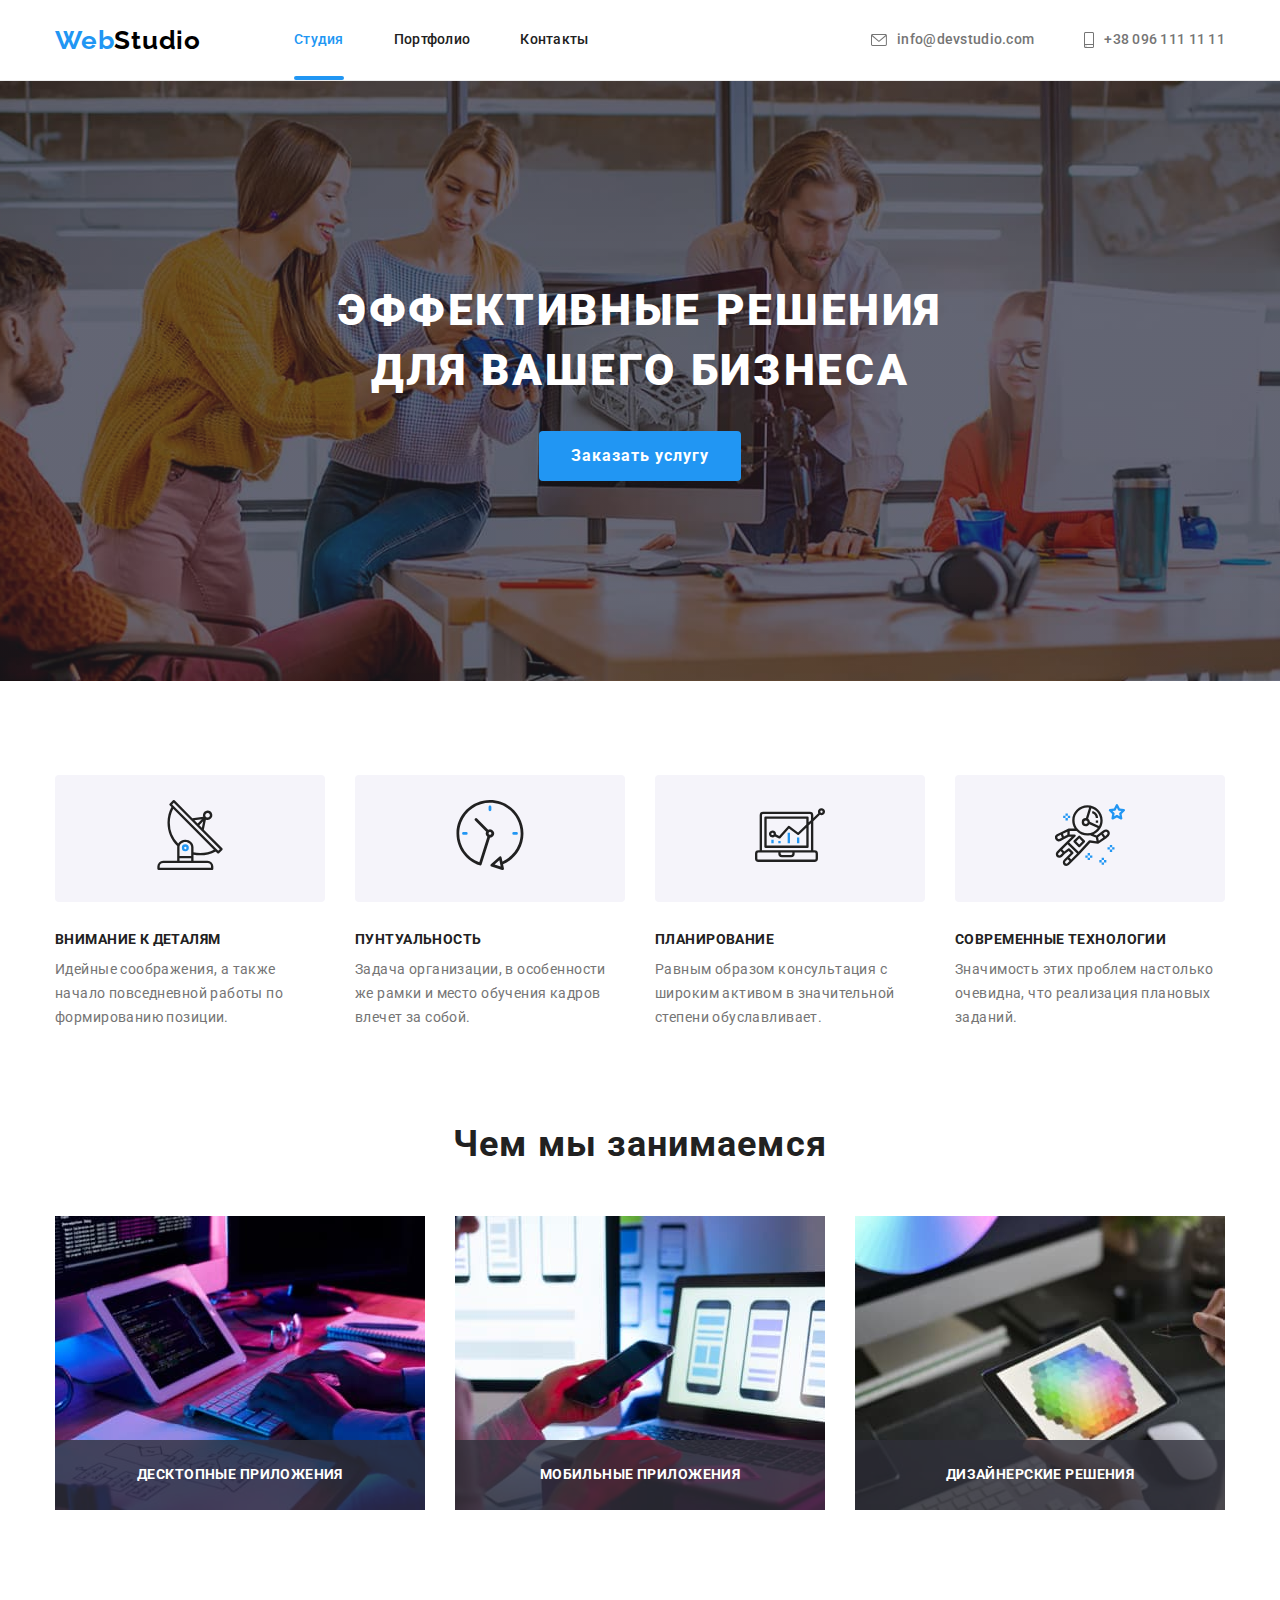
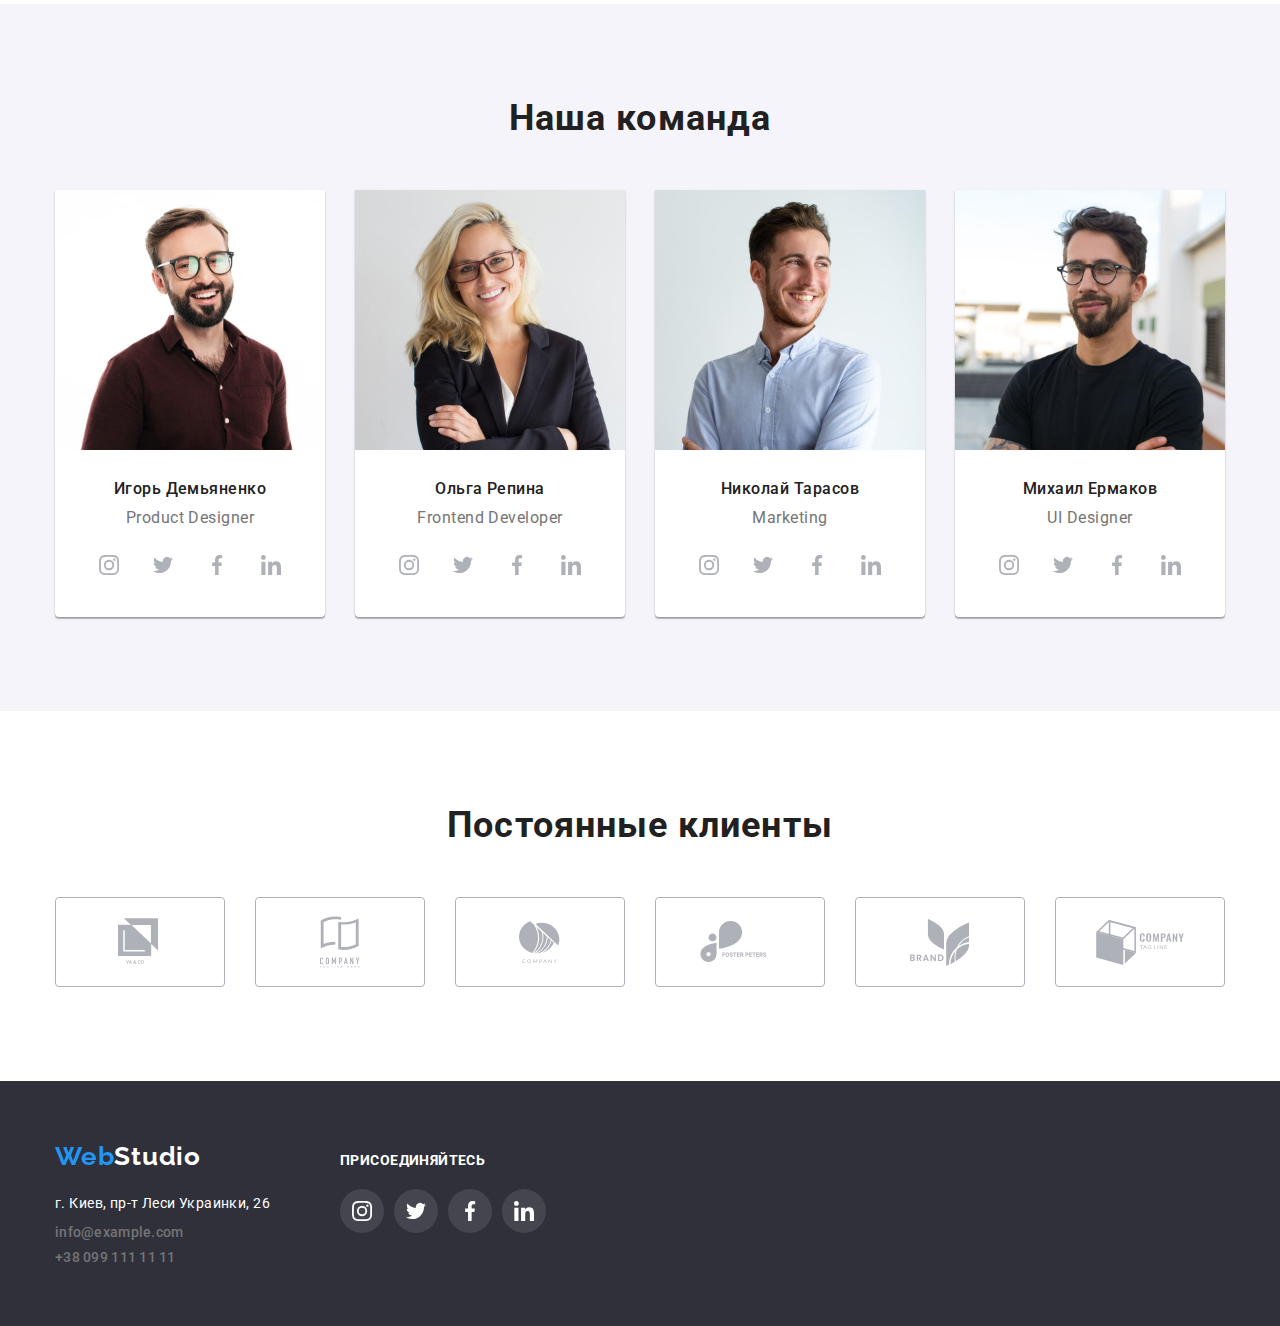
<file: index.html>
<!DOCTYPE html>
<html lang="ru">
<head>
    <meta charset="UTF-8">
    <meta name="viewport" content="width=device-width, initial-scale=1.0">
    <title>WebStudio</title>
    <link rel="preconnect" href="https://fonts.gstatic.com">
    <link rel="stylesheet" href="https://cdnjs.cloudflare.com/ajax/libs/modern-normalize/1.0.0/modern-normalize.min.css">
    <link rel="stylesheet" href="./css/normalize.css">
    <link href="https://fonts.googleapis.com/css2?family=Raleway:wght@700&family=Roboto:wght@400;500;700;900&display=swap" rel="stylesheet">
    <link rel="stylesheet" href="./css/style.css">
</head>
<body>
    <header>
        <div class="attic container">
            <nav class="main-nav">
                <div class="logo">
                    <a href="./index.html" class="logo">
                        <span class="logo-left">Web</span><span class="logo-right-up">Studio</span>
                    </a>
                </div>
                <ul class="site-nav list">
                    <li class="item">
                        <a href="./index.html" class="link current">Студия</a>
                    </li>
                    <li class="item">
                        <a href="./portfolio.html" class="link transition">Портфолио</a>
                    </li>
                    <li class="item">
                        <a href="#" class="link transition">Контакты</a>
                    </li>
                </ul>
            </nav>
            <address class="contacts">
                <a href="mailto:info@devstudio.com" class="link transition">
                    <svg class="icon" width="16" height="12">
                        <use href="./images/sprite.svg#envelope"></use>
                    </svg>
                    info@devstudio.com
                </a>
                <a href="tel:+380961111111" class="link transition">
                    <svg class="icon" width="10" height="16">
                        <use href="./images/sprite.svg#smartphone"></use>
                    </svg>
                    +38 096 111 11 11</a>
            </address>
        </div>
    </header>
    <main>
        <section class="hero">
            <div class="hero-content ">
                <h1 class="hero-title">Эффективные решения<br> для вашего бизнеса</h1>
                <button class="button" href="#" data-modal-open>Заказать услугу</button>
            </div>
        </section>
        <div class="backdrop is-hidden transition" data-modal>
            <div class="modal transition">
                <button class="button-close" data-modal-close>
                    <svg class="icon" width="11px" height="11px">
                        <use href="./images/sprite.svg#close-kross"></use>
                    </svg>
                </button>
            </div>
        </div>
        <section class="preferences">
            <h2 class="visually-hidden">Преимущества</h2>
            <div class="container">
                <ul class="preferences-list list">
                    <li class="preference">
                        <div class="preferences-icon">
                            <svg class="icon" width="70" height="70">
                                <use href="./images/sprite.svg#antenna"></use>
                            </svg>
                        </div>
                        <h3 class="preferences-title">внимание к деталям</h3>
                        <p>Идейные соображения, а также начало повседневной работы по формированию позиции.</p>
                    </li>
                    <li class="preference">
                        <div class="preferences-icon">
                            <svg class="icon" width="70" height="70">
                                <use href="./images/sprite.svg#clock"></use>
                            </svg>
                        </div>
                        <h3 class="preferences-title">пунтуальность</h3>
                        <p>Задача организации, в особенности же рамки и место обучения кадров влечет за собой.</p>
                    </li>
                    <li class="preference">
                        <div class="preferences-icon">
                            <svg class="icon" width="70" height="70">
                                <use href="./images/sprite.svg#diagram"></use>
                            </svg>
                        </div>
                        <h3 class="preferences-title">планирование</h3>
                        <p>Равным образом консультация с широким активом в значительной степени обуславливает.</p>
                    </li>
                    <li class="preference">
                        <div class="preferences-icon">
                            <svg class="icon" width="70" height="70">
                                <use href="./images/sprite.svg#astronaut"></use>
                            </svg>
                        </div>
                        <h3 class="preferences-title">современные технологии</h3>
                        <p>Значимость этих проблем настолько очевидна, что реализация плановых заданий.</p>
                    </li>
                </ul>
            </div>
        </section>
        <section class="presentation">
            <div class="container">
                <h2 class="title-h2">Чем мы занимаемся</h2>
                <ul class="examples list">
                    <li class="examples-item">
                        <img class="card-img" src="./images/Программируем.jpg" width="370" alt="Адаптируем">
                        <p class="examples-text">десктопные приложения</p>
                    </li>
                    <li class="examples-item">
                        <img class="card-img" src="./images/Адапптируем.jpg" width="370" alt="Дизайн">
                        <p class="examples-text">мобильные приложения</p>
                    </li>
                    <li class="examples-item">
                        <img class="card-img" src="./images/Дизайн.jpg" width="370" alt="Программируем">
                        <p class="examples-text">дизайнерские решения</p>
                    </li>
                </ul>
            </div>
        </section>
        <section class="team">
            <h2 class="title-h2">Наша команда</h2>
            <div class="container">
                <ul class="team-list list">
                    <li class="member">
                        <img class="card-img" src="./images/Игорь.jpg" width="270" alt="Игорь Демьяненко">
                        <div class="member-info">
                            <h3>Игорь Демьяненко</h3>
                            <p class="profession">Product Designer</p>
                        </div>
                        <ul class="socials list">
                            <li class="socials-item">
                                <a class="socials-link transition" href="#">
                                    <svg class="icon transition" width="20" height="20">
                                        <use href="./images/sprite.svg#instagram"></use>
                                    </svg>
                                </a>
                            </li>
                            <li class="socials-item">
                                <a class="socials-link transition" href="#">
                                    <svg class="icon transition" width="20" height="20">
                                        <use href="./images/sprite.svg#twitter"></use>
                                    </svg>
                                </a>
                            </li>
                            <li class="socials-item">
                                <a class="socials-link transition" href="#">
                                    <svg class="icon transition" width="20" height="20">
                                        <use href="./images/sprite.svg#facebook"></use>
                                    </svg>
                                </a>
                            </li>
                            <li class="socials-item">
                                <a class="socials-link transition" href="#">
                                    <svg class="icon transition" width="20" height="20">
                                        <use href="./images/sprite.svg#linkedin"></use>
                                    </svg>
                                </a>
                            </li>
                        </ul>
                    </li>
                    <li class="member">
                        <img class="card-img" src="./images/Ольга.jpg" width="270" alt="Ольга Репина">
                        <div class="member-info">
                            <h3>Ольга Репина</h3>
                            <p class="profession">Frontend Developer</p>
                        </div>
                        <ul class="socials list">
                            <li class="socials-item">
                                <a class="socials-link transition" href="#">
                                    <svg class="icon transition" width="20" height="20">
                                        <use href="./images/sprite.svg#instagram"></use>
                                    </svg>
                                </a>
                            </li>
                            <li class="socials-item">
                                <a class="socials-link transition" href="#">
                                    <svg class="icon transition" width="20" height="20">
                                        <use href="./images/sprite.svg#twitter"></use>
                                    </svg>
                                </a>
                            </li>
                            <li class="socials-item">
                                <a class="socials-link transition" href="#">
                                    <svg class="icon transition" width="20" height="20">
                                        <use href="./images/sprite.svg#facebook"></use>
                                    </svg>
                                </a>
                            </li>
                            <li class="socials-item">
                                <a class="socials-link transition" href="#">
                                    <svg class="icon transition" width="20" height="20">
                                        <use href="./images/sprite.svg#linkedin"></use>
                                    </svg>
                                </a>
                            </li>
                        </ul>
                    </li>
                    <li class="member">
                        <img class="card-img" src="./images/Николай.jpg" width="270" alt="Николай Тарасов">
                        <div class="member-info">
                            <h3>Николай Тарасов</h3>
                            <p class="profession">Marketing</p>
                        </div>
                        <ul class="socials list">
                            <li class="socials-item">
                                <a class="socials-link transition" href="#">
                                    <svg class="icon transition" width="20" height="20">
                                        <use href="./images/sprite.svg#instagram"></use>
                                    </svg>
                                </a>
                            </li>
                            <li class="socials-item">
                                <a class="socials-link transition" href="#">
                                    <svg class="icon transition" width="20" height="20">
                                        <use href="./images/sprite.svg#twitter"></use>
                                    </svg>
                                </a>
                            </li>
                            <li class="socials-item">
                                <a class="socials-link transition" href="#">
                                    <svg class="icon transition" width="20" height="20">
                                        <use href="./images/sprite.svg#facebook"></use>
                                    </svg>
                                </a>
                            </li>
                            <li class="socials-item">
                                <a class="socials-link transition" href="#">
                                    <svg class="icon transition" width="20" height="20">
                                        <use href="./images/sprite.svg#linkedin"></use>
                                    </svg>
                                </a>
                            </li>
                        </ul>
                    </li>
                    <li class="member">
                        <img class="card-img" src="./images/Михаил.jpg" width="270" alt="Михаил Ермаков">
                        <div class="member-info">
                            <h3>Михаил Ермаков</h3>
                            <p class="profession">UI Designer</p>
                        </div>
                        <ul class="socials list">
                            <li class="socials-item">
                                <a class="socials-link transition" href="#">
                                    <svg class="icon transition" width="20" height="20">
                                        <use href="./images/sprite.svg#instagram"></use>
                                    </svg>
                                </a>
                            </li>
                            <li class="socials-item">
                                <a class="socials-link transition" href="#">
                                    <svg class="icon transition" width="20" height="20">
                                        <use href="./images/sprite.svg#twitter"></use>
                                    </svg>
                                </a>
                            </li>
                            <li class="socials-item">
                                <a class="socials-link transition" href="#">
                                    <svg class="icon transition" width="20" height="20">
                                        <use href="./images/sprite.svg#facebook"></use>
                                    </svg>
                                </a>
                            </li>
                            <li class="socials-item">
                                <a class="socials-link transition" href="#">
                                    <svg class="icon transition" width="20" height="20">
                                        <use href="./images/sprite.svg#linkedin"></use>
                                    </svg>
                                </a>
                            </li>
                        </ul>
                    </li>
                </ul>
            </div>
        </section>
        <section class="regular-clients">
            <div class="container">
                <h2 class="title-h2">Постоянные клиенты</h2>
                <ul class="clients list">
                    <li class="client">
                        <a href="#" class="client-link transition">
                            <svg class="icon transition" width="44.27" height="49.23">
                                <use href="./images/sprite.svg#logo-1"></use>
                            </svg>
                        </a>
                    </li>
                    <li class="client">
                        <a href="#" class="client-link transition">
                            <svg class="icon transition" width="40" height="52">
                                <use href="./images/sprite.svg#logo-2"></use>
                            </svg>
                        </a>
                    </li>
                    <li class="client">
                        <a href="#" class="client-link transition">
                            <svg class="icon transition" width="41" height="42.6">
                                <use href="./images/sprite.svg#logo-3"></use>
                            </svg>
                        </a>
                    </li>
                    <li class="client">
                        <a href="#" class="client-link transition">
                            <svg class="icon transition" width="79.66" height="42.02">
                                <use href="./images/sprite.svg#logo-4"></use>
                            </svg>
                        </a>
                    </li>
                    <li class="client">
                        <a href="#" class="client-link transition">
                            <svg class="icon transition" width="59" height="47">
                                <use href="./images/sprite.svg#logo-5"></use>
                            </svg>
                        </a>
                    </li>
                    <li class="client">
                        <a href="#" class="client-link transition">
                            <svg class="icon transition" width="88.48" height="45.44">
                                <use href="./images/sprite.svg#logo-6"></use>
                            </svg>
                        </a>
                    </li>
                </ul>
            </div>
        </section>
    </main>
    <footer class="basement">
        <div class="bottom container">
            <div class="company-info">
                <a href="./index.html" class="logo">
                    <span class="logo-left">Web</span><span class="logo-right-down">Studio</span>
                </a>
                <address class="contacts-bottom">
                    <a href="#" class="address transition">г. Киев, пр-т Леси Украинки, 26</a>
                    <a href="mailto:info@example.com" class="link transition">info@example.com</a>
                    <a href="tel:+380991111111" class="link transition">+38 099 111 11 11</a>
                </address>
            </div>
            <div class="join">
                <h3 class="join-title">присоединяйтесь</h3>
                <ul class="socials list">
                    <li class="socials-item">
                        <a class="socials-link transition" href="#">
                            <svg class="icon transition" width="20" height="20">
                                <use href="./images/sprite.svg#instagram"></use>
                            </svg>
                        </a>
                    </li>
                    <li class="socials-item">
                        <a class="socials-link transition" href="#">
                            <svg class="icon transition" width="20" height="20">
                                <use href="./images/sprite.svg#twitter"></use>
                            </svg>
                        </a>
                    </li>
                    <li class="socials-item">
                        <a class="socials-link transition" href="#">
                            <svg class="icon transition" width="20" height="20">
                                <use href="./images/sprite.svg#facebook"></use>
                            </svg>
                        </a>
                    </li>
                    <li class="socials-item">
                        <a class="socials-link transition" href="#">
                            <svg class="icon transition" width="20" height="20">
                                <use href="./images/sprite.svg#linkedin"></use>
                            </svg>
                        </a>
                    </li>
                </ul>
            </div>
        </div>
    </footer>
<script src="./js/modal.js"></script>
</body>
</html>
</file>
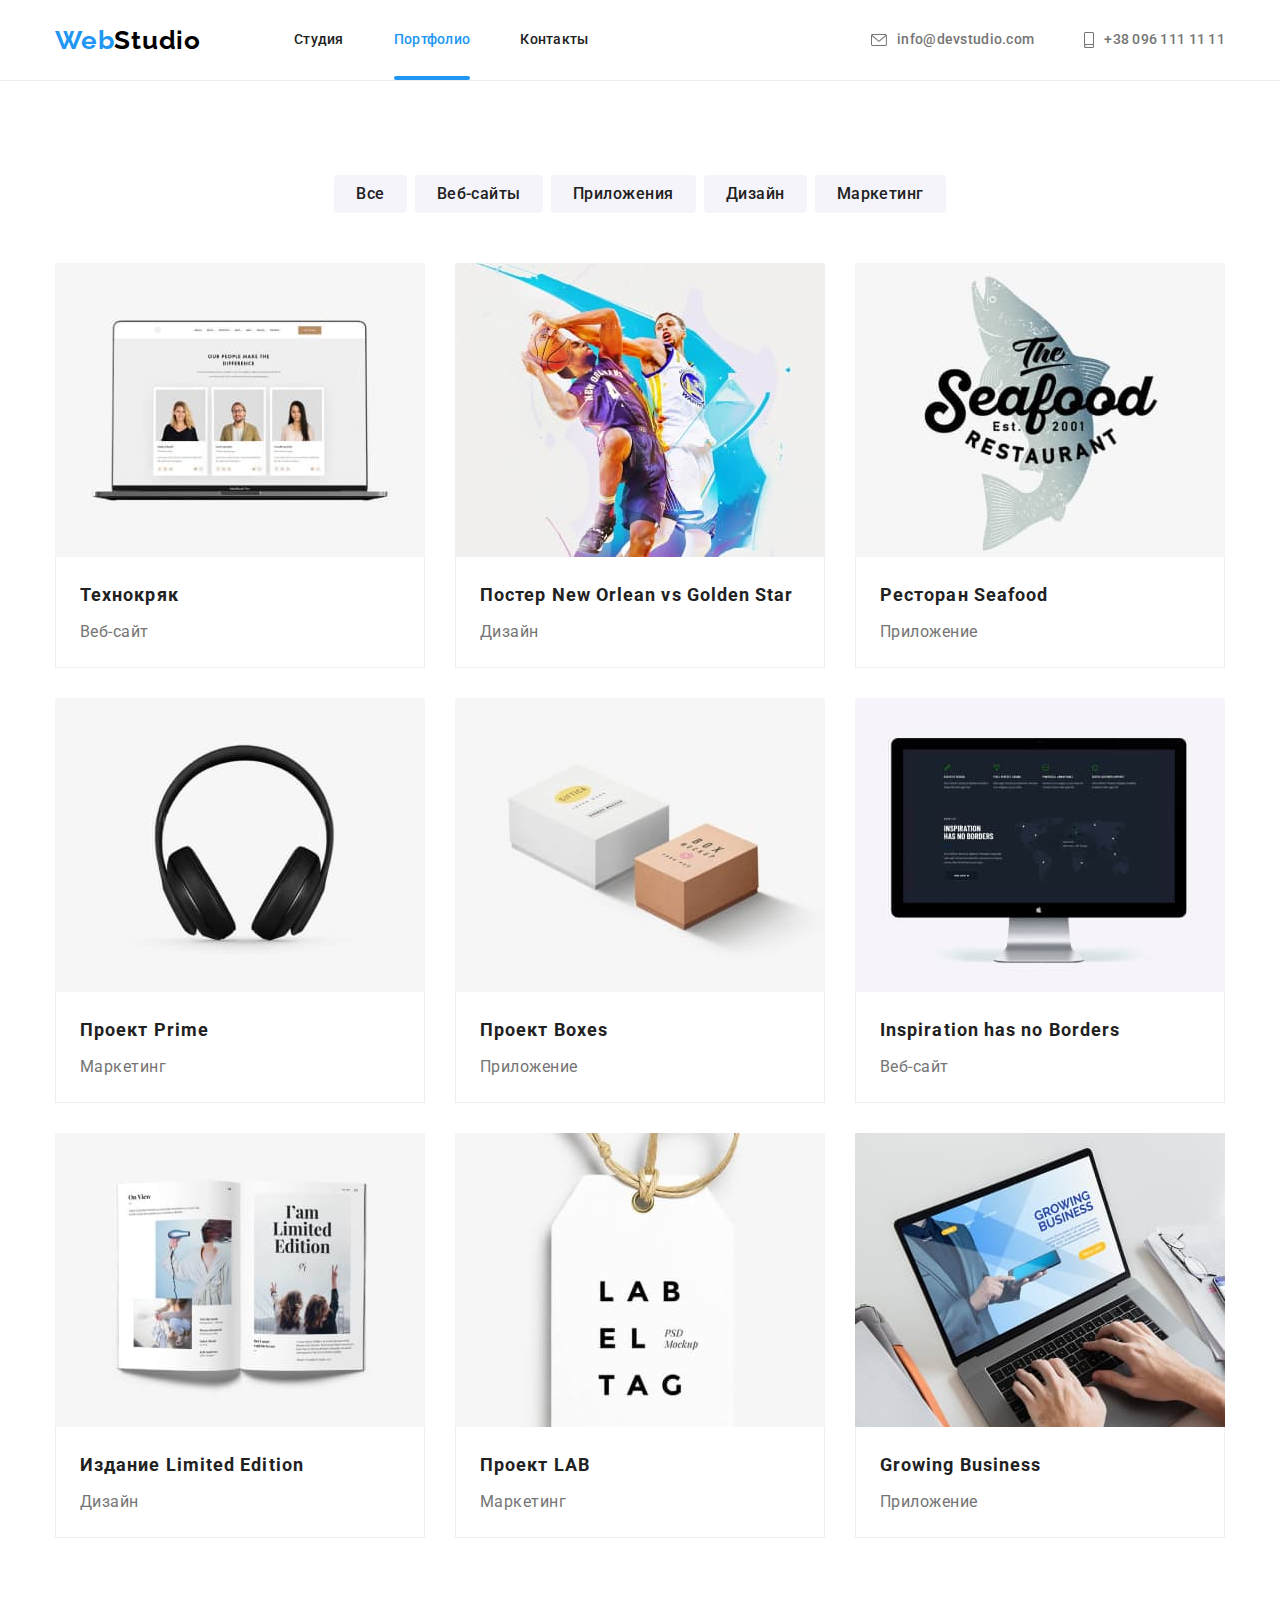
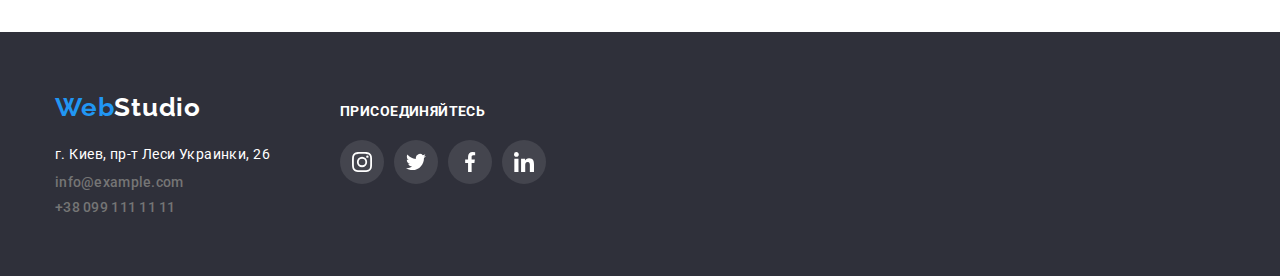
<file: portfolio.html>
<!DOCTYPE html>
<html lang="ru">
<head>
    <meta charset="UTF-8">
    <meta name="viewport" content="width=device-width, initial-scale=1.0">
    <title>WebStudio</title>
    <link rel="preconnect" href="https://fonts.gstatic.com">
    <link rel="stylesheet" href="https://cdnjs.cloudflare.com/ajax/libs/modern-normalize/1.0.0/modern-normalize.min.css">
    <link rel="stylesheet" href="./css/normalize.css">
    <link href="https://fonts.googleapis.com/css2?family=Raleway:wght@700&family=Roboto:wght@400;500;700;900&display=swap" rel="stylesheet">
    <link rel="stylesheet" href="./css/style.css">
</head>
<body>
    <header>
        <div class="attic container">
            <nav class="main-nav">
                <div class="logo">
                    <a href="./index.html" class="logo">
                        <span class="logo-left">Web</span><span class="logo-right-up">Studio</span>
                    </a>
                </div>
                <ul class="site-nav list">
                    <li class="item">
                        <a href="./index.html" class="link transition">Студия</a>
                    </li>
                    <li class="item">
                        <a href="./portfolio.html" class="link current">Портфолио</a>
                    </li>
                    <li class="item">
                        <a href="#" class="link transition">Контакты</a>
                    </li>
                </ul>
            </nav>
            <address class="contacts">
                <a href="mailto:info@devstudio.com" class="link transition">
                    <svg class="icon" width="16" height="12">
                        <use href="./images/sprite.svg#envelope"></use>
                    </svg>
                    info@devstudio.com</a>
                <a href="tel:+380961111111" class="link transition">
                    <svg class="icon" width="10" height="16">
                        <use href="./images/sprite.svg#smartphone"></use>
                    </svg>
                    +38 096 111 11 11</a>
            </address>
        </div>
    </header>
    <main>
        <section class="portfolio">
            <div class="container">
                <ul class="filter list">
                    <li class="filter-item">
                        <button class="condition">Все</button>
                    </li>
                    <li class="filter-item">
                        <button class="condition">Веб-сайты</button>
                    </li>
                    <li class="filter-item">
                        <button class="condition">Приложения</button>
                    </li>
                    <li class="filter-item">
                        <button class="condition">Дизайн</button>
                    </li>
                    <li class="filter-item">
                        <button class="condition">Маркетинг</button>
                    </li>
                </ul>
                <ul class="projects list">
                    <li class="projects-item">
                        <a href="#" class="project-link">
                            <div class="thumb">
                                <div class="overlay transition">
                                    <p class="overlay-text"> Технокряк это современная площадка распространения коронавируса. Компании используют эту платформу для цифрового
                                        шпионажа и атак на защищённые сервера конкурентов.</p>
                                </div>
                                <img class="card-img" src="./images/Portfolio/Технокряк.jpg" width="370" alt="Веб-сайт">
                            </div>
                            <div class="project-info">
                                <h3 class="project-name">Технокряк</h3>
                                <p class="project-type">Веб-сайт</p>
                            </div>
                        </a>
                    </li>
                    <li class="projects-item">
                        <a href="#" class="project-link">
                            <div class="thumb">
                                <div class="overlay transition">
                                    <p class="overlay-text"> Технокряк это современная площадка распространения коронавируса. Компании используют эту платформу для цифрового
                                        шпионажа и атак на защищённые сервера конкурентов.</p>
                                </div>
                                <img class="card-img" src="./images/Portfolio/Постер-New-Orlean-vs-Golden-Star.jpg" width="370" alt="Дизайн">
                            </div>
                            <div class="project-info">
                                <h3 class="project-name">Постер New Orlean vs Golden Star</h3>
                                <p class="project-type">Дизайн</p>
                            </div>
                        </a>
                    </li>
                    <li class="projects-item">
                        <a href="#" class="project-link">
                            <div class="thumb">
                                <div class="overlay transition">
                                    <p class="overlay-text"> Технокряк это современная площадка распространения коронавируса. Компании используют эту платформу для цифрового
                                        шпионажа и атак на защищённые сервера конкурентов.</p>
                                </div>
                                <img class="card-img" src="./images/Portfolio/Ресторан-Seafood.jpg" width="370" alt="Приложение">
                            </div>
                            <div class="project-info">
                                <h3 class="project-name">Ресторан Seafood</h3>
                                <p class="project-type">Приложение</p>
                            </div>
                        </a>
                    </li>
                    <li class="projects-item">
                        <a href="#" class="project-link">
                            <div class="thumb">
                                <div class="overlay transition">
                                    <p class="overlay-text"> Технокряк это современная площадка распространения коронавируса. Компании используют эту платформу для цифрового
                                        шпионажа и атак на защищённые сервера конкурентов.</p>
                                </div>
                                <img class="card-img" src="./images/Portfolio/Проект-Prime.jpg" width="370" alt="Маркетинг">
                            </div>
                            <div class="project-info">
                                <h3 class="project-name">Проект Prime</h3>
                                <p class="project-type">Маркетинг</p>
                            </div>
                        </a>
                    </li>
                    <li class="projects-item">
                        <a href="#" class="project-link">
                            <div class="thumb">
                                <div class="overlay transition">
                                    <p class="overlay-text"> Технокряк это современная площадка распространения коронавируса. Компании используют эту платформу для цифрового
                                        шпионажа и атак на защищённые сервера конкурентов.</p>
                                </div>
                                <img class="card-img" src="./images/Portfolio/Проект-Boxes.jpg" width="370" alt="Приложение">
                            </div>
                            <div class="project-info">
                                <h3 class="project-name">Проект Boxes</h3>
                                <p class="project-type">Приложение</p>
                            </div></a>
                    </li>
                    <li class="projects-item">
                        <a href="#" class="project-link">
                            <div class="thumb">
                                <div class="overlay transition">
                                    <p class="overlay-text"> Технокряк это современная площадка распространения коронавируса. Компании используют эту платформу для цифрового
                                        шпионажа и атак на защищённые сервера конкурентов.</p>
                                </div>
                                <img class="card-img" src="./images/Portfolio/Inspiration-has-no-borders.jpg" width="370" alt="Веб-сайт">
                            </div>
                            <div class="project-info">
                                <h3 class="project-name">Inspiration has no Borders</h3>
                                <p class="project-type">Веб-сайт</p>
                            </div>
                        </a>
                    </li>
                    <li class="projects-item">
                        <a href="#" class="project-link">
                            <div class="thumb">
                                <div class="overlay transition">
                                    <p class="overlay-text"> Технокряк это современная площадка распространения коронавируса. Компании используют эту платформу для цифрового
                                        шпионажа и атак на защищённые сервера конкурентов.</p>
                                </div>
                                <img class="card-img" src="./images/Portfolio/Издание-Limited-edition.jpg" width="370" alt="Дизайн">
                            </div>
                            <div class="project-info">
                                <h3 class="project-name">Издание Limited Edition</h3>
                                <p class="project-type">Дизайн</p>
                            </div>
                        </a>
                    </li>
                    <li class="projects-item">
                        <a href="#" class="project-link">
                            <div class="thumb">
                                <div class="overlay transition">
                                    <p class="overlay-text"> Технокряк это современная площадка распространения коронавируса. Компании используют эту платформу для цифрового
                                        шпионажа и атак на защищённые сервера конкурентов.</p>
                                </div>
                                <img class="card-img" src="./images/Portfolio/Проект-LAB.jpg" width="370" alt="Маркетинг">
                            </div>
                            <div class="project-info">
                                <h3 class="project-name">Проект LAB</h3>
                                <p class="project-type">Маркетинг</p>
                            </div>
                        </a>
                    </li>
                    <li class="projects-item">
                        <a href="#" class="project-link">
                            <div class="thumb">
                                <div class="overlay transition">
                                    <p class="overlay-text"> Технокряк это современная площадка распространения коронавируса. Компании используют эту платформу для цифрового
                                        шпионажа и атак на защищённые сервера конкурентов.</p>
                                </div>
                                <img class="card-img" src="./images/Portfolio/Growing-business.jpg" width="370" alt="Приложение">
                            </div>
                            <div class="project-info">
                                <h3 class="project-name">Growing Business</h3>
                                <p class="project-type">Приложение</p>
                            </div>
                        </a>
                    </li>
                </ul>
            </div>
        </section>
    </main>
    <footer class="basement">
        <div class="bottom container">
            <div class="company-info">
                <a href="./index.html" class="logo">
                    <span class="logo-left">Web</span><span class="logo-right-down">Studio</span>
                </a>
                <address class="contacts-bottom">
                    <a href="#" class="address transition">г. Киев, пр-т Леси Украинки, 26</a>
                    <a href="mailto:info@example.com" class="link transition">info@example.com</a>
                    <a href="tel:+380991111111" class="link transition">+38 099 111 11 11</a>
                </address>
            </div>
            <div class="join">
                <h3 class="join-title">присоединяйтесь</h3>
                <ul class="socials list">
                    <li class="socials-item">
                        <a class="socials-link transition" href="#">
                            <svg class="icon transition" width="20" height="20">
                                <use href="./images/sprite.svg#instagram"></use>
                            </svg>
                        </a>
                    </li>
                    <li class="socials-item">
                        <a class="socials-link transition" href="#">
                            <svg class="icon transition" width="20" height="20">
                                <use href="./images/sprite.svg#twitter"></use>
                            </svg>
                        </a>
                    </li>
                    <li class="socials-item">
                        <a class="socials-link transition" href="#">
                            <svg class="icon transition" width="20" height="20">
                                <use href="./images/sprite.svg#facebook"></use>
                            </svg>
                        </a>
                    </li>
                    <li class="socials-item">
                        <a class="socials-link transition" href="#">
                            <svg class="icon transition" width="20" height="20">
                                <use href="./images/sprite.svg#linkedin"></use>
                            </svg>
                        </a>
                    </li>
                </ul>
            </div>
        </div>
    </footer>
</body>
</html>
</file>
<file: css/style.css>
*,
*::before,
*::after {
  box-sizing: border-box;
}

a {
  text-decoration: none;
}

address {
  font-style: normal;
}

p {
  margin: 0;
}

h3 {
  margin: 0;
}

.list {
  padding: 0;
  margin: 0;
  list-style: none;
}

.container {
  margin-left: auto;
  margin-right: auto;
  width: 1200px;
  padding-left: 15px;
  padding-right: 15px;
}

.card-img {
  display: block;
}

.transition {
  transition: color 250ms cubic-bezier(0.4, 0, 0.2, 1);
}

:root {
  --primary-bg-color: #ffffff;
  --secondary-bg-color: #2f303a;
  --another-bg-color: #f5f4fa;
  --primary-text-color: #757575;
  --secondary-text-color: #212121;
  --accent-text-color: #2196f3;
  --studio-text-color: #000000;
  --border-color-header: #ececec;
  --border-color-projects: #eeeeee;
  --background-color: #c4c4c4;
  --icon-color: #afb1b8;
}

body {
  background-color: var(--primary-bg-color);
  color: var(--primary-text-color);

  font-family: "Roboto", sans-serif;
  margin: 0;
  font-size: 14px;
  line-height: 1.71;
  letter-spacing: 0.03em;
}

/* Logo */

.logo {
  font-family: "Raleway", sans-serif;
  font-weight: 700;
  font-size: 26px;
  line-height: 1.19;
  letter-spacing: 0.03em;
}

.logo-left {
  color: var(--accent-text-color);
}

.logo-right-up {
  color: var(--studio-text-color);
}

.logo-right-down {
  color: var(--primary-bg-color);
}

/* Site nav */

header {
  border-bottom: 1px solid var(--border-color-header);
}

.attic {
  display: flex;
  align-items: center;
}

.site-nav {
  display: flex;
  align-items: center;
  margin-left: 93px;
}

.main-nav {
  display: flex;
  align-items: center;
}

.site-nav .link {
  color: var(--secondary-text-color);
  font-weight: 500;
  font-size: 14px;
  line-height: 1.14;
  letter-spacing: 0.02em;

  display: block;
  padding-top: 32px;
  padding-bottom: 32px;
  position: relative;
}

.site-nav .item + .item {
  margin-left: 50px;
}

.link:hover,
.link:focus {
  color: var(--accent-text-color);
}

.site-nav .link.current {
  color: var(--accent-text-color);
}

.current::after {
  content: "";
  position: absolute;
  left: 0;
  bottom: 0;
  width: 100%;
  height: 4px;
  background-color: var(--accent-text-color);
  border-radius: 2px;
}

.contacts {
  display: flex;
  margin-left: auto;
}

.contacts .link {
  display: flex;
  align-items: center;
}

.contacts .icon {
  margin-right: 10px;
}

.contacts .link,
.contacts-bottom .link {
  color: var(--primary-text-color);
  font-weight: 500;
  font-size: 14px;
  line-height: 1.14;
  letter-spacing: 0.02em;
}

.contacts .link:nth-child(2n) {
  margin-left: 50px;
}

.contacts .link:hover,
.contacts .link:focus,
.contacts-bottom .link:hover,
.contacts-bottom .link:focus {
  color: var(--accent-text-color);
}

.icon {
  fill: currentColor;
}

/* Hero */

.hero {
  background-color: var(--background-color);
  background-image: linear-gradient(
      to right,
      rgba(47, 48, 58, 0.4),
      rgba(47, 48, 58, 0.4)
    ),
    url(../images/hero.jpg);
  background-repeat: no-repeat;
  background-size: cover;
  background-position: center;
  max-width: 1600px;
  margin-left: auto;
  margin-right: auto;
}

.hero-title {
  margin-top: 0;
  margin-bottom: 30px;

  color: var(--primary-bg-color);
  font-weight: 900;
  font-size: 44px;
  line-height: 1.36;

  letter-spacing: 0.06em;
  text-transform: uppercase;
}

.hero-content {
  text-align: center;
  padding-top: 200px;
  padding-bottom: 200px;
}

.button {
  background-color: var(--accent-text-color);
  color: var(--primary-bg-color);
  display: inline-block;
  text-align: center;
  padding: 10px 32px;
  border-radius: 4px;
  border: none;
  cursor: pointer;

  font-weight: 700;
  font-size: 16px;
  line-height: 1.87;
  letter-spacing: 0.06em;
}
/* Modal */

.backdrop {
  position: fixed;
  top: 0;
  left: 0;
  width: 100%;
  height: 100%;
  background: rgba(0, 0, 0, 0.2);
  z-index: 2;

  opacity: 1;
  transition-property: opacity;
}

.is-hidden {
  opacity: 0;
  pointer-events: none;
}

.modal {
  position: absolute;
  top: 50%;
  left: 50%;
  transform: translate(-50%, -50%) scale(1);
  transition-property: transform;

  min-width: 528px;
  min-height: 581px;

  background: var(--primary-bg-color);
  box-shadow: 0px 1px 3px rgba(0, 0, 0, 0.12), 0px 1px 1px rgba(0, 0, 0, 0.14),
    0px 2px 1px rgba(0, 0, 0, 0.2);
  border-radius: 4px;
}

.backdrop.is-hidden .modal {
  transform: translate(-50%, -50%) scale(1.1);
}

.button-close {
  position: absolute;
  top: 8px;
  right: 8px;
  width: 30px;
  height: 30px;
  padding: 0;

  display: flex;
  justify-content: center;
  align-items: center;

  color: var(--studio-text-color);
  background-color: var(--primary-bg-color);
  border-radius: 50%;
  border: 1px solid rgba(0, 0, 0, 0.1);
  cursor: pointer;
}
/* Preferences */

.visually-hidden {
  position: absolute;
  width: 1px;
  height: 1px;
  margin: -1px;
  border: 0;
  padding: 0;
  clip: rect(0 0 0 0);
  overflow: hidden;
}

.preferences-list {
  display: flex;
}

.preferences-title {
  margin-top: 0;
  margin-bottom: 10px;
  color: var(--secondary-text-color);
  font-weight: 700;
  font-size: 14px;
  line-height: 1.14;
  letter-spacing: 0.03em;
  text-transform: uppercase;
}

.preferences {
  padding-top: 94px;
  padding-bottom: 94px;
}

.preference {
  margin-top: 0;
  width: 270px;
}

.preference + .preference {
  margin-left: 30px;
}

.preferences-icon {
  background-color: var(--another-bg-color);
  border-radius: 4px;
  padding: 25px 100px;
  margin-bottom: 30px;
}

/* Presentation */

.presentation .title-h2,
.team .title-h2,
.regular-clients .title-h2 {
  color: var(--secondary-text-color);
  font-weight: 700;
  font-size: 36px;
  line-height: 1.16;
  text-align: center;
  letter-spacing: 0.03em;
  margin-top: 0;
  margin-bottom: 50px;
}

.presentation {
  padding-bottom: 94px;
}

.examples {
  display: flex;
}

.examples-item {
  width: calc(100% - 60px / 3);
  position: relative;
  z-index: 1;
}

.examples-item + .examples-item {
  margin-left: 30px;
}

/* .examples-item::after {
  position: absolute;
  left: 0;
  bottom: 0;
  width: 100%;
  height: 70px;
  background-color: rgba(47, 48, 58, 0.8);

  font-weight: 700;
  font-size: 14px;
  line-height: 1.14;
  text-align: center;
  letter-spacing: 0.03em;
  text-transform: uppercase;
  color: var(--primary-bg-color);
  padding-top: 27px;
  padding-bottom: 27px;
} */

.examples-text {
  position: absolute;
  bottom: 0;
  width: 100%;
  height: 70px;
  background-color: rgba(47, 48, 58, 0.8);

  font-weight: 700;
  font-size: 14px;
  line-height: 1.14;
  text-align: center;
  letter-spacing: 0.03em;
  text-transform: uppercase;
  color: var(--primary-bg-color);
  padding-top: 27px;
  padding-bottom: 27px;
}

/* Team */

.team {
  background-color: var(--another-bg-color);
  padding-top: 94px;
  padding-bottom: 94px;
}

.team-list {
  display: flex;
}

.member-info {
  padding-top: 30px;
  margin-bottom: 16px;
}

.member {
  text-align: center;
  background-color: var(--primary-bg-color);
  box-shadow: 0px 1px 3px rgba(0, 0, 0, 0.12), 0px 1px 1px rgba(0, 0, 0, 0.14),
    0px 2px 1px rgba(0, 0, 0, 0.2);
  border-radius: 0px 0px 4px 4px;
}

.member + .member {
  margin-left: 30px;
}

.member h3 {
  color: var(--secondary-text-color);
  font-weight: 500;
  font-size: 16px;
  line-height: 1.18;
  letter-spacing: 0.03em;
  margin-bottom: 10px;
}

.profession {
  font-weight: 400;
  font-size: 16px;
  line-height: 1.18;
  letter-spacing: 0.03em;
}

.socials {
  padding-left: 32px;
  padding-right: 32px;
  padding-bottom: 30px;
  display: flex;
}

.socials-item + .socials-item {
  margin-left: 10px;
}

.socials-link {
  display: flex;
  justify-content: center;
  align-items: center;
  width: 44px;
  height: 44px;
  border-radius: 50%;
  color: var(--icon-color);
  background-color: rgba(255, 255, 255, 0.1);

  transition-property: background-color;
}

.socials-link:hover,
.socials-link:focus {
  background-color: var(--accent-text-color);
  color: var(--primary-bg-color);
}

/* Cliens */

.regular-clients {
  padding-top: 94px;
  padding-bottom: 94px;
}

.clients {
  display: flex;
}

.client {
  width: calc((100% - 150px) / 6);
}

.client-link {
  display: flex;
  justify-content: center;
  align-items: center;
  border: 1px solid #afb1b8;
  border-radius: 4px;
  width: 170px;
  height: 90px;
  color: var(--icon-color);

  transition-property: border-color;
}

.client-link:hover,
.client-link:focus {
  color: var(--accent-text-color);
  border-color: var(--accent-text-color);
}

.client + .client {
  margin-left: 30px;
}

/* Footer */

.basement {
  background-color: var(--secondary-bg-color);
  padding-top: 60px;
  padding-bottom: 60px;
}

.address {
  color: var(--primary-bg-color);
  font-weight: 400;
  font-size: 14px;
  line-height: 1.71;
  letter-spacing: 0.03em;
}

.address:hover,
.address:focus {
  color: var(--accent-text-color);
}

.contacts-bottom {
  display: flex;
  flex-direction: column;
}

.contacts-bottom .link {
  margin-top: 9px;
}

.basement .logo {
  display: block;
  margin-bottom: 20px;
}

.bottom {
  display: flex;
  align-items: baseline;
}

.join {
  margin-left: 70px;
}

.join-title {
  margin-bottom: 20px;
  color: var(--primary-bg-color);
  font-weight: 700;
  font-size: 14px;
  line-height: 1.14;
  letter-spacing: 0.03em;
  text-transform: uppercase;
}

.join .socials {
  padding: 0;
}

.join .socials-link {
  color: var(--primary-bg-color);
}

/* Portfolio */

.portfolio {
  padding-top: 94px;
  padding-bottom: 94px;
}

/* Filter */

.condition {
  background-color: var(--another-bg-color);
  border-style: none;
  border-radius: 4px;

  font-family: "Roboto", sans-serif;
  color: var(--secondary-text-color);
  font-weight: 500;
  font-size: 16px;
  line-height: 1.62;
  letter-spacing: 0.03em;

  padding: 6px 22px;

  transition: background-color 250ms cubic-bezier(0.4, 0, 0.2, 1),
    color 250ms cubic-bezier(0.4, 0, 0.2, 1);
}

.condition:hover,
.condition:focus {
  background-color: var(--accent-text-color);
  color: var(--primary-bg-color);
  box-shadow: 0px 3px 1px rgba(0, 0, 0, 0.1), 0px 1px 2px rgba(0, 0, 0, 0.08),
    0px 2px 2px rgba(0, 0, 0, 0.12);
  cursor: pointer;
}

.filter {
  display: flex;
  justify-content: center;
  margin-bottom: 50px;
}

.filter-item + .filter-item {
  margin-left: 8px;
}

/* Projects */

.project-info {
  padding: 20px 24px;
  border-right: 1px solid var(--border-color-projects);
  border-bottom: 1px solid var(--border-color-projects);
  border-left: 1px solid var(--border-color-projects);
}

.project-name {
  color: var(--secondary-text-color);
  font-weight: 700;
  font-size: 18px;
  line-height: 2;
  letter-spacing: 0.06em;
  margin-bottom: 4px;
}

.project-type {
  color: var(--primary-text-color);
  font-weight: 400;
  font-size: 16px;
  line-height: 1.87;
  letter-spacing: 0.03em;
}

.projects {
  display: flex;
  flex-wrap: wrap;
}

.projects-item:not(:nth-child(3n)) {
  margin-right: 30px;
}

.projects-item:not(:nth-last-child(-n + 3)) {
  margin-bottom: 30px;
}

.projects-item:hover,
.projects-item:focus {
  box-shadow: 0px 1px 1px rgba(0, 0, 0, 0.12), 0px 4px 4px rgba(0, 0, 0, 0.06),
    1px 4px 6px rgba(0, 0, 0, 0.16);
}

.thumb {
  position: relative;
  width: 370px;
  height: 294px;
  overflow: hidden;
}

.overlay {
  position: absolute;
  top: 0;
  left: 0;
  width: 100%;
  height: 100%;
  background-color: rgba(33, 150, 243, 0.9);
  transform: translateY(100%);

  transition-property: transform;
}

.project-link {
  display: block;
}

.project-link:hover .overlay,
.project-link:focus .overlay {
  transform: translateY(0);
}

.overlay-text {
  padding: 63px 24px;
  font-weight: normal;
  font-size: 18px;
  line-height: 1.6;
  letter-spacing: 0.03em;
  color: var(--primary-bg-color);
}
</file>
